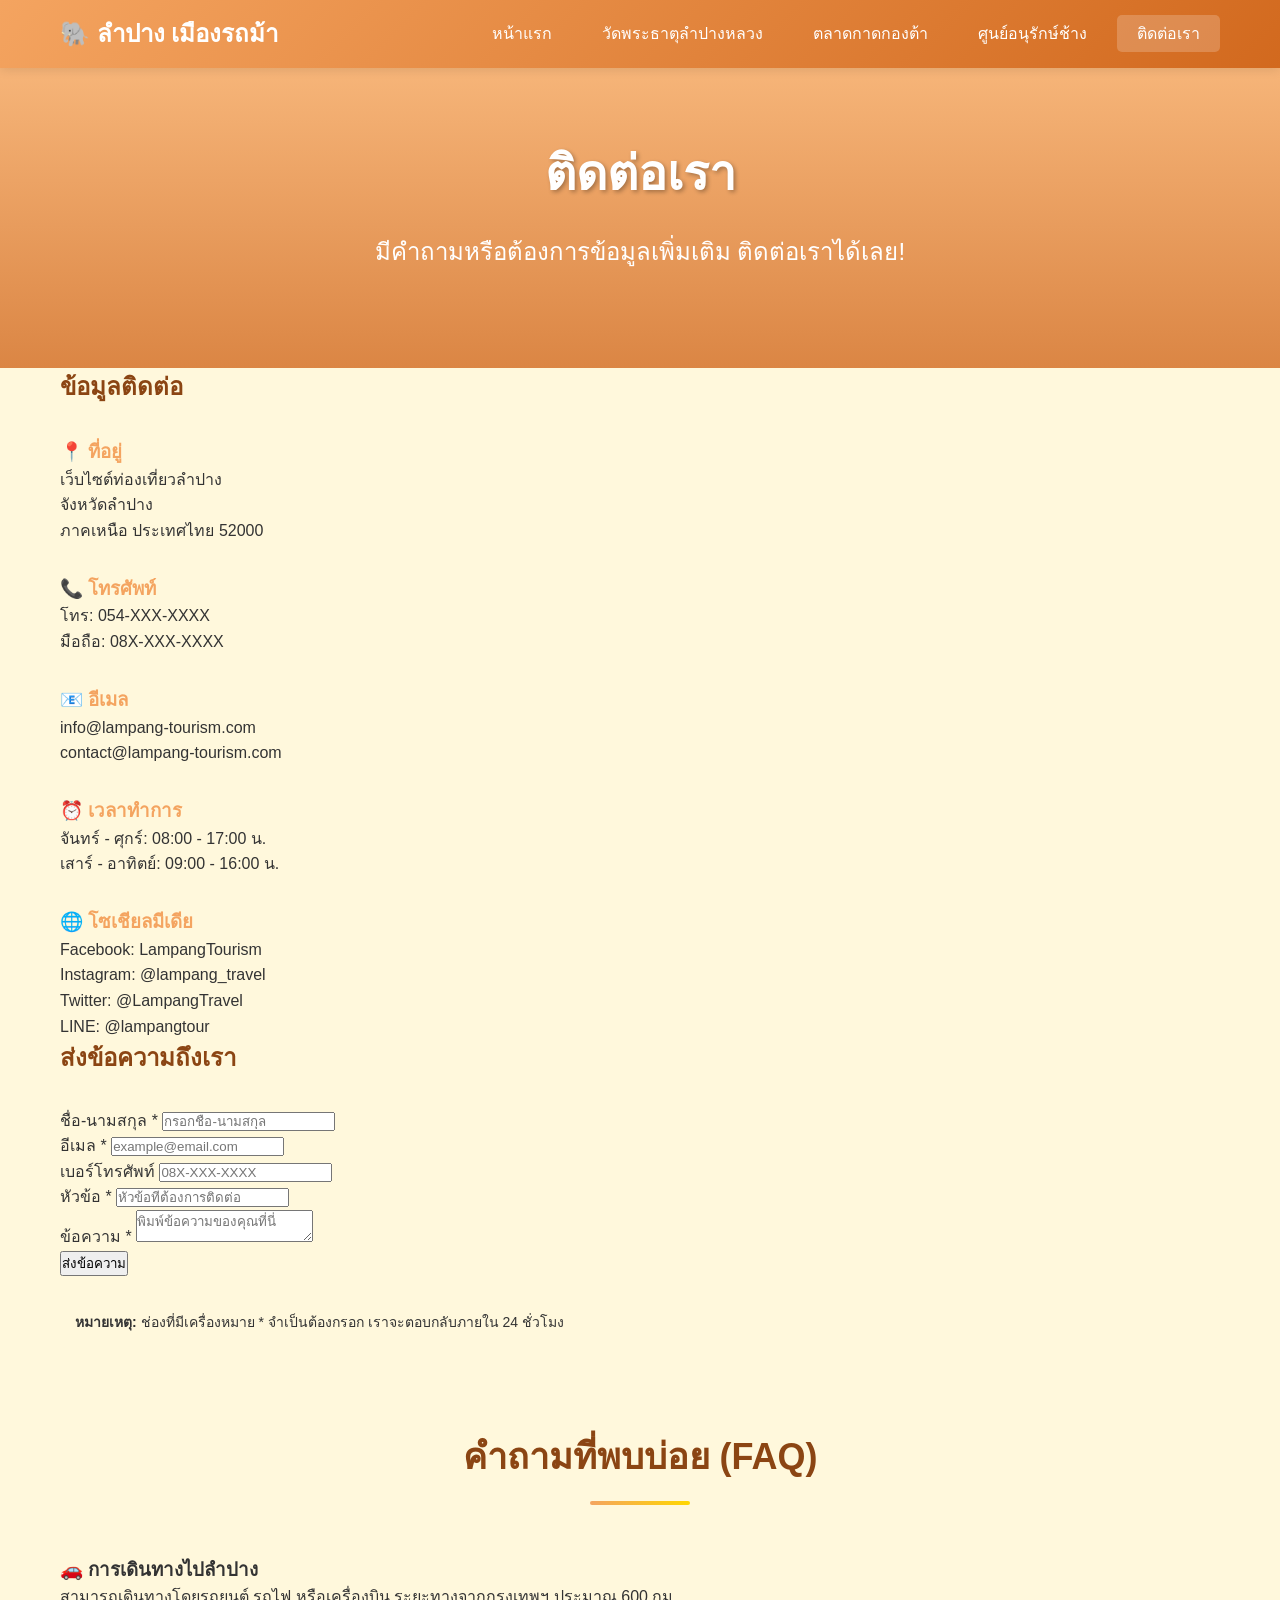
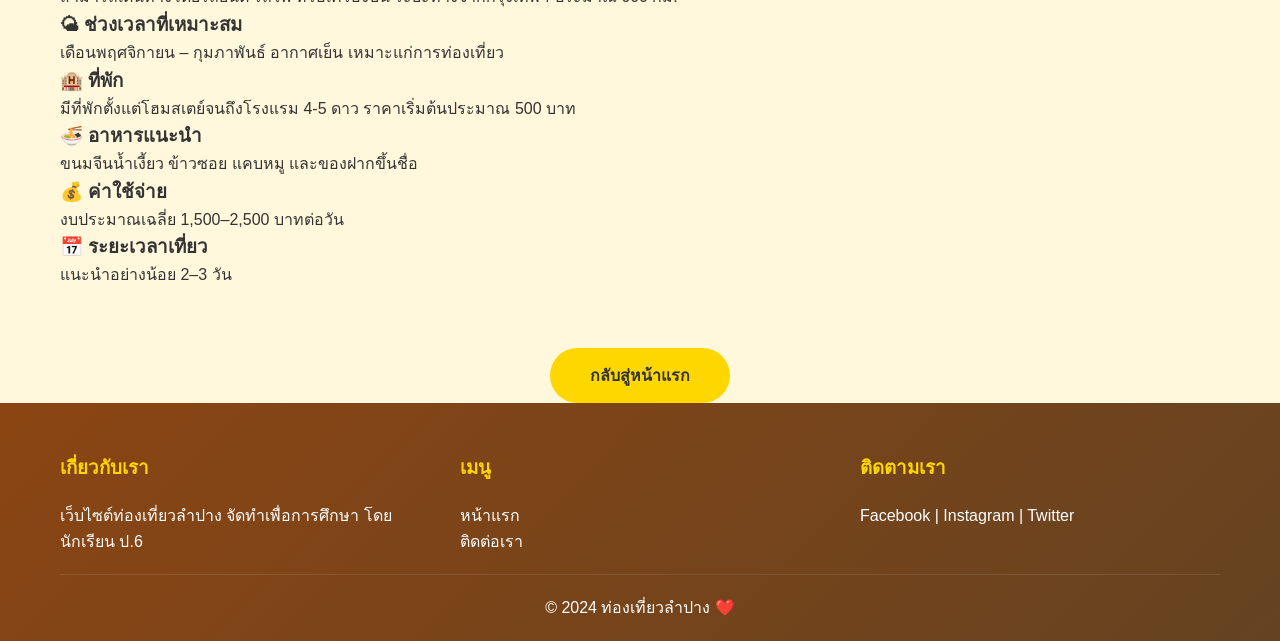
<file: contact.html>
<!DOCTYPE html>
<html lang="th">
<head>
  <meta charset="UTF-8">
  <meta name="viewport" content="width=device-width, initial-scale=1.0">
  <title>ติดต่อเรา - ท่องเที่ยวลำปาง</title>
  <link rel="stylesheet" href="styles.css">
</head>
<body>

<!-- Header และ Navigation -->
<header>
  <div class="container">
    <div class="logo">
      <h1>🐘 ลำปาง เมืองรถม้า</h1>
    </div>
    <nav>
      <ul>
        <li><a href="index.html">หน้าแรก</a></li>
        <li><a href="wat-phra-that.html">วัดพระธาตุลำปางหลวง</a></li>
        <li><a href="kad-kong-ta.html">ตลาดกาดกองต้า</a></li>
        <li><a href="elephant-center.html">ศูนย์อนุรักษ์ช้าง</a></li>
        <li><a href="contact.html" class="active">ติดต่อเรา</a></li>
      </ul>
    </nav>
  </div>
</header>

<!-- Hero Section -->
<section class="hero" style="height:300px;
background-image: linear-gradient(rgba(244,164,96,0.8), rgba(210,105,30,0.8)),
url('https://images.unsplash.com/photo-1423666639041-f56000c27a9a?w=1600&h=400&fit=crop');">
  <div class="hero-content">
    <h2>ติดต่อเรา</h2>
    <p>มีคำถามหรือต้องการข้อมูลเพิ่มเติม ติดต่อเราได้เลย!</p>
  </div>
</section>

<!-- Contact Section -->
<section class="contact-section">
  <div class="container">
    <div class="contact-container">

      <!-- ข้อมูลติดต่อ -->
      <div class="contact-info">
        <h2 style="color:#8B4513; margin-bottom:30px;">ข้อมูลติดต่อ</h2>

        <div style="margin-bottom:30px;">
          <h3 style="color:#F4A460;">📍 ที่อยู่</h3>
          <p>
            เว็บไซต์ท่องเที่ยวลำปาง<br>
            จังหวัดลำปาง<br>
            ภาคเหนือ ประเทศไทย 52000
          </p>
        </div>

        <div style="margin-bottom:30px;">
          <h3 style="color:#F4A460;">📞 โทรศัพท์</h3>
          <p>
            โทร: 054-XXX-XXXX<br>
            มือถือ: 08X-XXX-XXXX
          </p>
        </div>

        <div style="margin-bottom:30px;">
          <h3 style="color:#F4A460;">📧 อีเมล</h3>
          <p>
            info@lampang-tourism.com<br>
            contact@lampang-tourism.com
          </p>
        </div>

        <div style="margin-bottom:30px;">
          <h3 style="color:#F4A460;">⏰ เวลาทำการ</h3>
          <p>
            จันทร์ - ศุกร์: 08:00 - 17:00 น.<br>
            เสาร์ - อาทิตย์: 09:00 - 16:00 น.
          </p>
        </div>

        <div>
          <h3 style="color:#F4A460;">🌐 โซเชียลมีเดีย</h3>
          <p>
            Facebook: LampangTourism<br>
            Instagram: @lampang_travel<br>
            Twitter: @LampangTravel<br>
            LINE: @lampangtour
          </p>
        </div>
      </div>

      <!-- ฟอร์มติดต่อ -->
      <div class="contact-form">
        <h2 style="color:#8B4513; margin-bottom:30px;">ส่งข้อความถึงเรา</h2>
        <form>
          <div class="form-group">
            <label for="name">ชื่อ-นามสกุล *</label>
            <input type="text" id="name" name="name" required placeholder="กรอกชื่อ-นามสกุล">
          </div>

          <div class="form-group">
            <label for="email">อีเมล *</label>
            <input type="email" id="email" name="email" required placeholder="example@email.com">
          </div>

          <div class="form-group">
            <label for="phone">เบอร์โทรศัพท์</label>
            <input type="tel" id="phone" name="phone" placeholder="08X-XXX-XXXX">
          </div>

          <div class="form-group">
            <label for="subject">หัวข้อ *</label>
            <input type="text" id="subject" name="subject" required placeholder="หัวข้อที่ต้องการติดต่อ">
          </div>

          <div class="form-group">
            <label for="message">ข้อความ *</label>
            <textarea id="message" name="message" required placeholder="พิมพ์ข้อความของคุณที่นี่"></textarea>
          </div>

          <button type="submit" class="submit-btn">ส่งข้อความ</button>
        </form>

        <div style="margin-top:20px; padding:15px; background:#FFF8DC; border-radius:5px;">
          <p style="font-size:14px; margin:0;">
            <strong>หมายเหตุ:</strong> ช่องที่มีเครื่องหมาย * จำเป็นต้องกรอก
            เราจะตอบกลับภายใน 24 ชั่วโมง
          </p>
        </div>
      </div>

    </div>

    <!-- FAQ -->
    <div style="margin-top:80px;">
      <h2 class="section-title">คำถามที่พบบ่อย (FAQ)</h2>

      <div class="faq-grid">
        <div class="faq-box">
          <h3>🚗 การเดินทางไปลำปาง</h3>
          <p>สามารถเดินทางโดยรถยนต์ รถไฟ หรือเครื่องบิน ระยะทางจากกรุงเทพฯ ประมาณ 600 กม.</p>
        </div>

        <div class="faq-box">
          <h3>🌤 ช่วงเวลาที่เหมาะสม</h3>
          <p>เดือนพฤศจิกายน – กุมภาพันธ์ อากาศเย็น เหมาะแก่การท่องเที่ยว</p>
        </div>

        <div class="faq-box">
          <h3>🏨 ที่พัก</h3>
          <p>มีที่พักตั้งแต่โฮมสเตย์จนถึงโรงแรม 4-5 ดาว ราคาเริ่มต้นประมาณ 500 บาท</p>
        </div>

        <div class="faq-box">
          <h3>🍜 อาหารแนะนำ</h3>
          <p>ขนมจีนน้ำเงี้ยว ข้าวซอย แคบหมู และของฝากขึ้นชื่อ</p>
        </div>

        <div class="faq-box">
          <h3>💰 ค่าใช้จ่าย</h3>
          <p>งบประมาณเฉลี่ย 1,500–2,500 บาทต่อวัน</p>
        </div>

        <div class="faq-box">
          <h3>📅 ระยะเวลาเที่ยว</h3>
          <p>แนะนำอย่างน้อย 2–3 วัน</p>
        </div>
      </div>
    </div>

    <!-- ปุ่มกลับหน้าแรก -->
    <div style="margin-top:60px; text-align:center;">
      <a href="index.html" class="btn">กลับสู่หน้าแรก</a>
    </div>

  </div>
</section>

<!-- Footer -->
<footer>
  <div class="container">
    <div class="footer-content">
      <div class="footer-section">
        <h3>เกี่ยวกับเรา</h3>
        <p>เว็บไซต์ท่องเที่ยวลำปาง จัดทำเพื่อการศึกษา โดยนักเรียน ป.6</p>
      </div>
      <div class="footer-section">
        <h3>เมนู</h3>
        <ul>
          <li><a href="index.html">หน้าแรก</a></li>
          <li><a href="contact.html">ติดต่อเรา</a></li>
        </ul>
      </div>
      <div class="footer-section">
        <h3>ติดตามเรา</h3>
        <p>Facebook | Instagram | Twitter</p>
      </div>
    </div>
    <div class="footer-bottom">
      <p>&copy; 2024 ท่องเที่ยวลำปาง ❤️</p>
    </div>
  </div>
</footer>

</body>
</html>
</file>
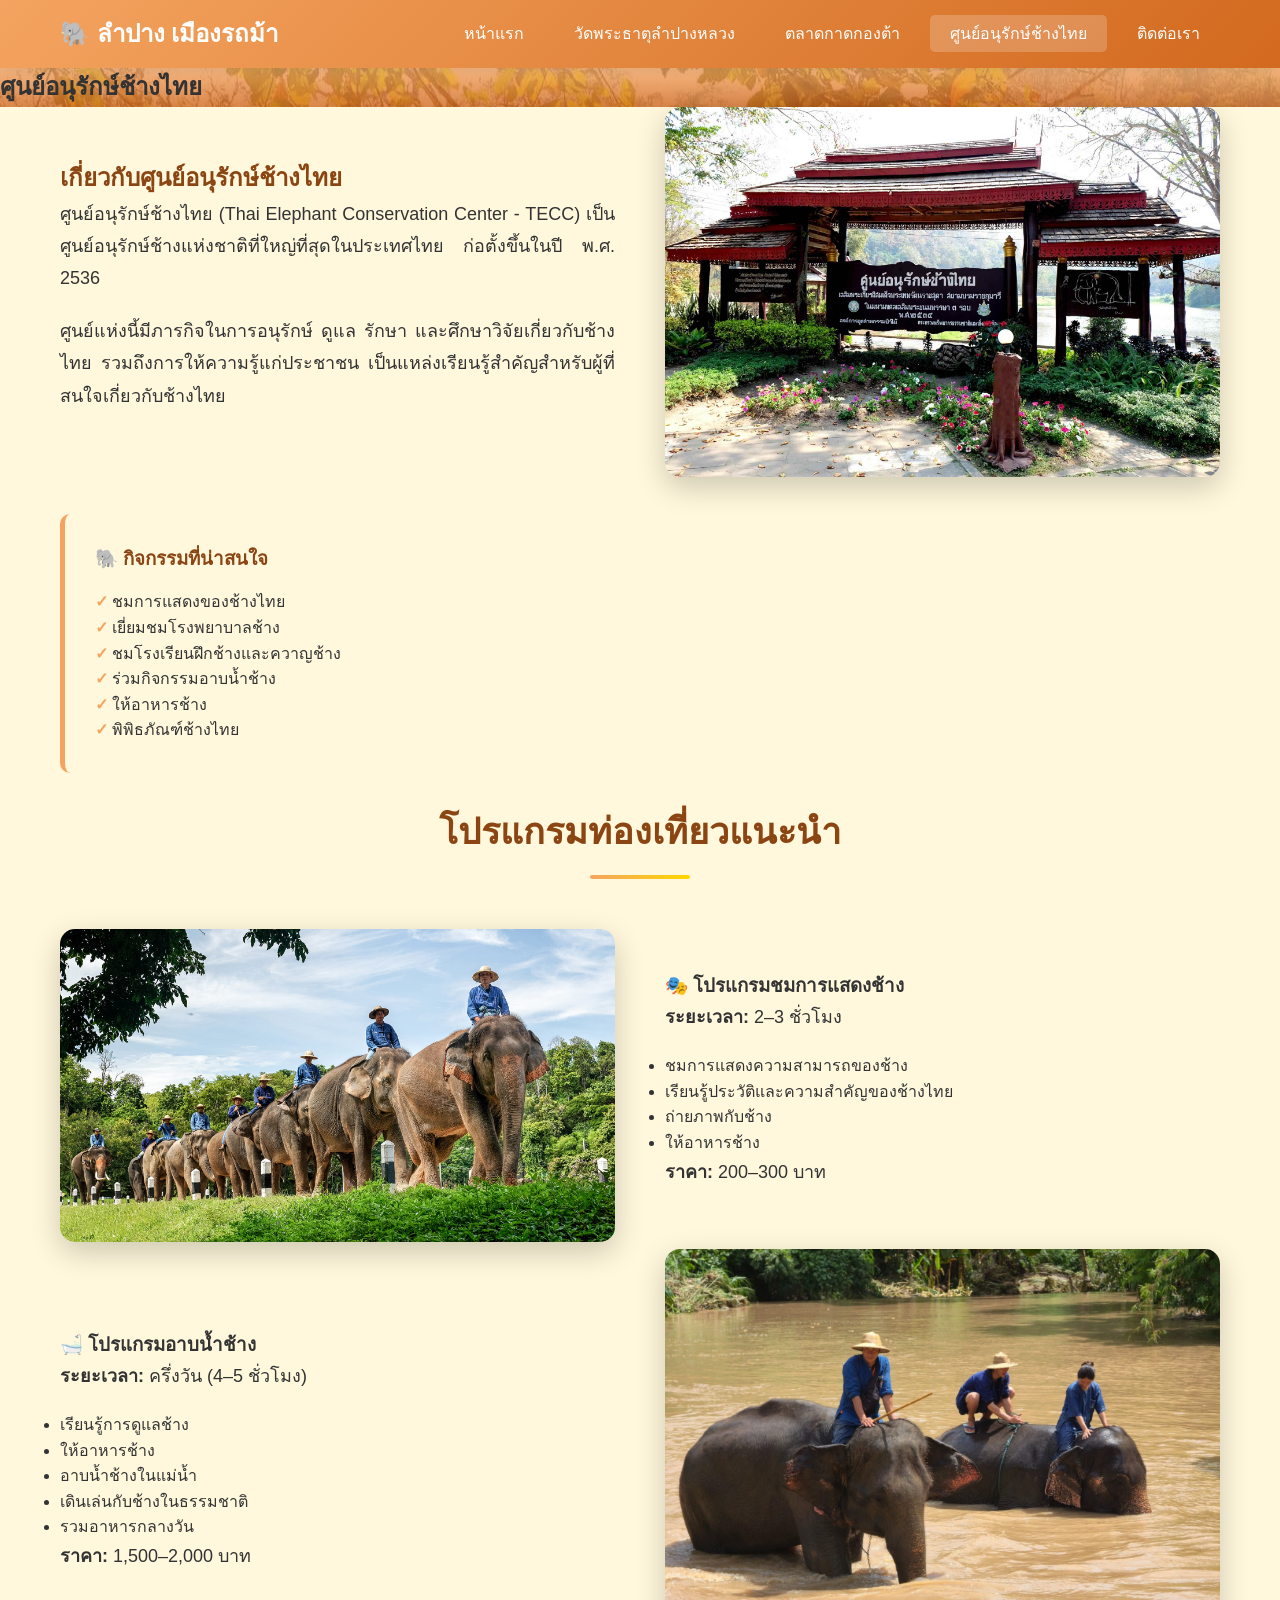
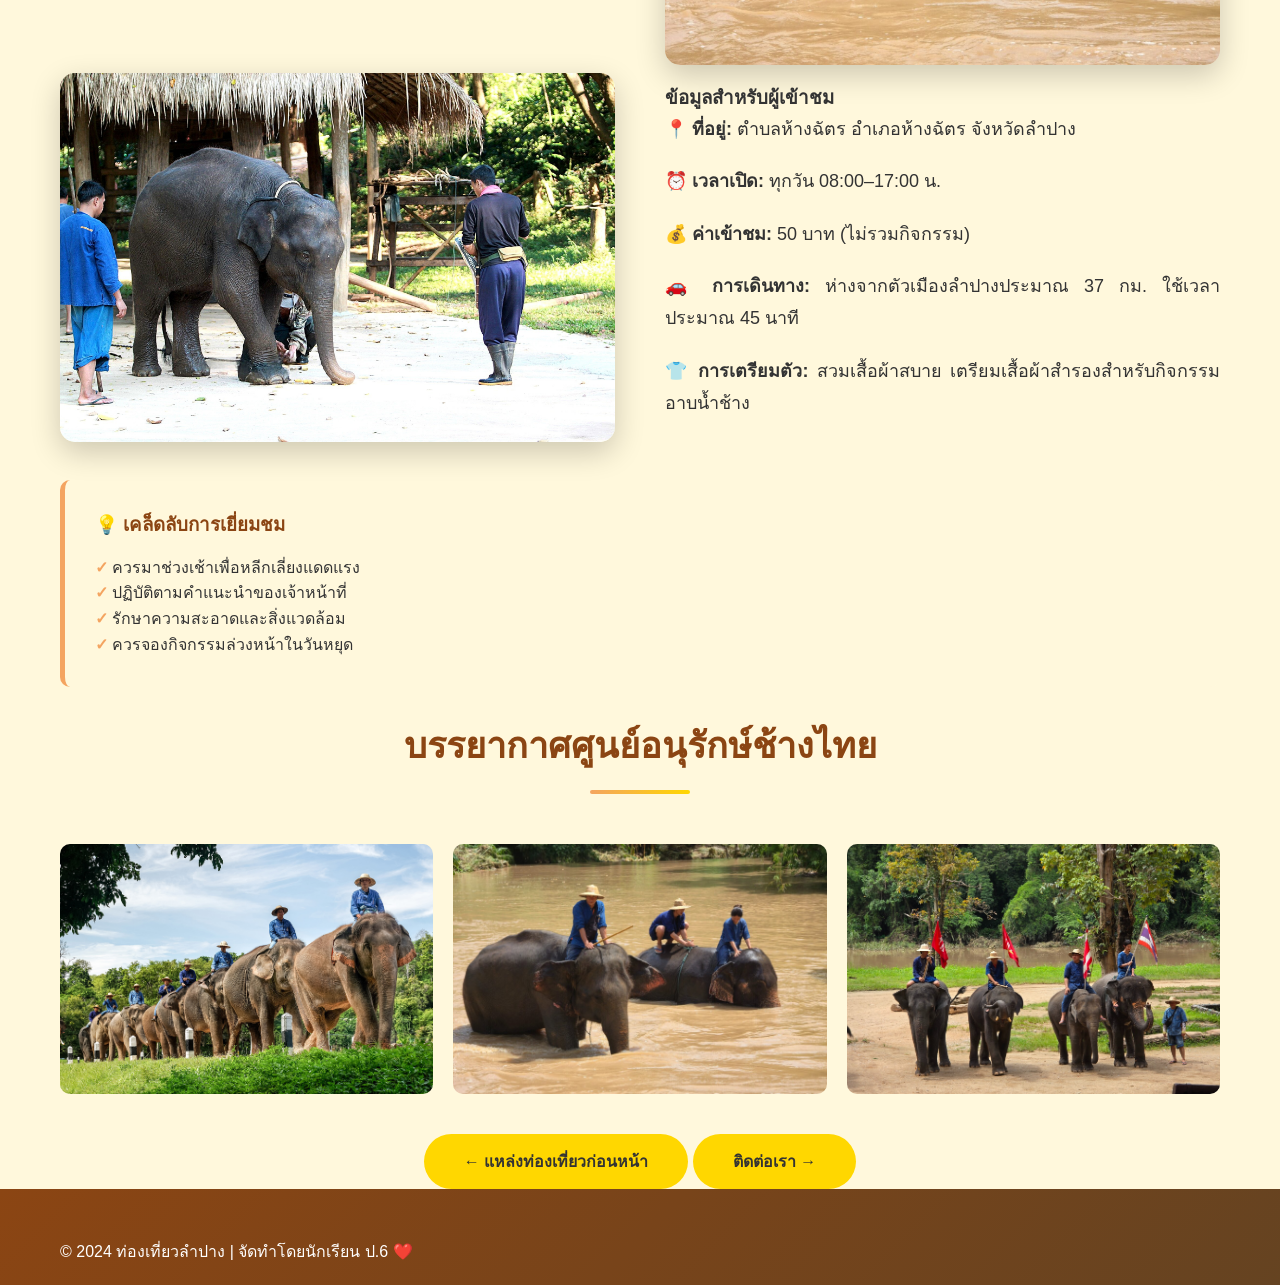
<file: elephant-center.html>
<!DOCTYPE html>
<html lang="th">
<head>
  <meta charset="UTF-8">
  <meta name="viewport" content="width=device-width, initial-scale=1.0">
  <title>ศูนย์อนุรักษ์ช้างไทย - ท่องเที่ยวลำปาง</title>
  <link rel="stylesheet" href="styles.css">
</head>
<body>

<!-- Header และ Navigation -->
<header>
  <div class="container">
    <div class="logo">
      <h1>🐘 ลำปาง เมืองรถม้า</h1>
    </div>
    <nav>
      <ul>
        <li><a href="index.html">หน้าแรก</a></li>
        <li><a href="wat-phra-that.html">วัดพระธาตุลำปางหลวง</a></li>
        <li><a href="kad-kong-ta.html">ตลาดกาดกองต้า</a></li>
        <li><a href="elephant-center.html" class="active">ศูนย์อนุรักษ์ช้างไทย</a></li>
        <li><a href="contact.html">ติดต่อเรา</a></li>
      </ul>
    </nav>
  </div>
</header>

<!-- Detail Hero Section -->
<section class="detail-hero" style="background-image: linear-gradient(rgba(244,164,96,0.8), rgba(210,105,30,0.8)), url('images/changthai0.jpeg');">
  <h2>ศูนย์อนุรักษ์ช้างไทย</h2>
</section>

<!-- Detail Content -->
<section class="detail-content">
  <div class="container">

    <div class="content-wrapper">
      <div class="content-text">
        <h2 style="color:#8B4513;">เกี่ยวกับศูนย์อนุรักษ์ช้างไทย</h2>
        <p>
          ศูนย์อนุรักษ์ช้างไทย (Thai Elephant Conservation Center - TECC)
          เป็นศูนย์อนุรักษ์ช้างแห่งชาติที่ใหญ่ที่สุดในประเทศไทย
          ก่อตั้งขึ้นในปี พ.ศ. 2536
        </p>
        <p>
          ศูนย์แห่งนี้มีภารกิจในการอนุรักษ์ ดูแล รักษา และศึกษาวิจัยเกี่ยวกับช้างไทย
          รวมถึงการให้ความรู้แก่ประชาชน เป็นแหล่งเรียนรู้สำคัญสำหรับผู้ที่สนใจเกี่ยวกับช้างไทย
        </p>
      </div>
      <div class="content-image">
        <img src="images/changthai01.jpeg" alt="ศูนย์อนุรักษ์ช้างไทย">
      </div>
    </div>

    <!-- กิจกรรมที่น่าสนใจ -->
    <div class="info-box">
      <h3>🐘 กิจกรรมที่น่าสนใจ</h3>
      <ul>
        <li>ชมการแสดงของช้างไทย</li>
        <li>เยี่ยมชมโรงพยาบาลช้าง</li>
        <li>ชมโรงเรียนฝึกช้างและควาญช้าง</li>
        <li>ร่วมกิจกรรมอาบน้ำช้าง</li>
        <li>ให้อาหารช้าง</li>
        <li>พิพิธภัณฑ์ช้างไทย</li>
      </ul>
    </div>

    <!-- โปรแกรมท่องเที่ยว -->
    <h2 class="section-title">โปรแกรมท่องเที่ยวแนะนำ</h2>

    <div class="content-wrapper">
      <div class="content-image">
        <img src="images/changthai1.jpg" alt="การแสดงช้าง">
      </div>
      <div class="content-text">
        <h3>🎭 โปรแกรมชมการแสดงช้าง</h3>
        <p><strong>ระยะเวลา:</strong> 2–3 ชั่วโมง</p>
        <ul>
          <li>ชมการแสดงความสามารถของช้าง</li>
          <li>เรียนรู้ประวัติและความสำคัญของช้างไทย</li>
          <li>ถ่ายภาพกับช้าง</li>
          <li>ให้อาหารช้าง</li>
        </ul>
        <p><strong>ราคา:</strong> 200–300 บาท</p>
      </div>
    </div>

    <div class="content-wrapper">
      <div class="content-text">
        <h3>🛁 โปรแกรมอาบน้ำช้าง</h3>
        <p><strong>ระยะเวลา:</strong> ครึ่งวัน (4–5 ชั่วโมง)</p>
        <ul>
          <li>เรียนรู้การดูแลช้าง</li>
          <li>ให้อาหารช้าง</li>
          <li>อาบน้ำช้างในแม่น้ำ</li>
          <li>เดินเล่นกับช้างในธรรมชาติ</li>
          <li>รวมอาหารกลางวัน</li>
        </ul>
        <p><strong>ราคา:</strong> 1,500–2,000 บาท</p>
      </div>
      <div class="content-image">
        <img src="images/changthai2.jpg" alt="อาบน้ำช้าง">
      </div>
    </div>

    <!-- ข้อมูลผู้เข้าชม -->
    <div class="content-wrapper">
      <div class="content-image">
        <img src="images/changthai6.jpg" alt="ลูกช้าง">
      </div>
      <div class="content-text">
        <h3>ข้อมูลสำหรับผู้เข้าชม</h3>
        <p><strong>📍 ที่อยู่:</strong> ตำบลห้างฉัตร อำเภอห้างฉัตร จังหวัดลำปาง</p>
        <p><strong>⏰ เวลาเปิด:</strong> ทุกวัน 08:00–17:00 น.</p>
        <p><strong>💰 ค่าเข้าชม:</strong> 50 บาท (ไม่รวมกิจกรรม)</p>
        <p><strong>🚗 การเดินทาง:</strong> ห่างจากตัวเมืองลำปางประมาณ 37 กม. ใช้เวลาประมาณ 45 นาที</p>
        <p><strong>👕 การเตรียมตัว:</strong> สวมเสื้อผ้าสบาย เตรียมเสื้อผ้าสำรองสำหรับกิจกรรมอาบน้ำช้าง</p>
      </div>
    </div>

    <!-- เคล็ดลับ -->
    <div class="info-box">
      <h3>💡 เคล็ดลับการเยี่ยมชม</h3>
      <ul>
        <li>ควรมาช่วงเช้าเพื่อหลีกเลี่ยงแดดแรง</li>
        <li>ปฏิบัติตามคำแนะนำของเจ้าหน้าที่</li>
        <li>รักษาความสะอาดและสิ่งแวดล้อม</li>
        <li>ควรจองกิจกรรมล่วงหน้าในวันหยุด</li>
      </ul>
    </div>

    <!-- แกลเลอรี -->
    <h2 class="section-title">บรรยากาศศูนย์อนุรักษ์ช้างไทย</h2>
    <div class="gallery">
      <img src="images/changthai1.jpg" alt="ช้าง 1">
      <img src="images/changthai2.jpg" alt="ช้าง 2">
      <img src="images/changthai3.jpg" alt="ช้าง 3">
    </div>

    <!-- ปุ่มนำทาง -->
    <div style="text-align:center; margin-top:40px;">
      <a href="kad-kong-ta.html" class="btn">← แหล่งท่องเที่ยวก่อนหน้า</a>
      <a href="contact.html" class="btn">ติดต่อเรา →</a>
    </div>

  </div>
</section>

<!-- Footer -->
<footer>
  <div class="container">
    <p>&copy; 2024 ท่องเที่ยวลำปาง | จัดทำโดยนักเรียน ป.6 ❤️</p>
  </div>
</footer>

</body>
</html>
</file>
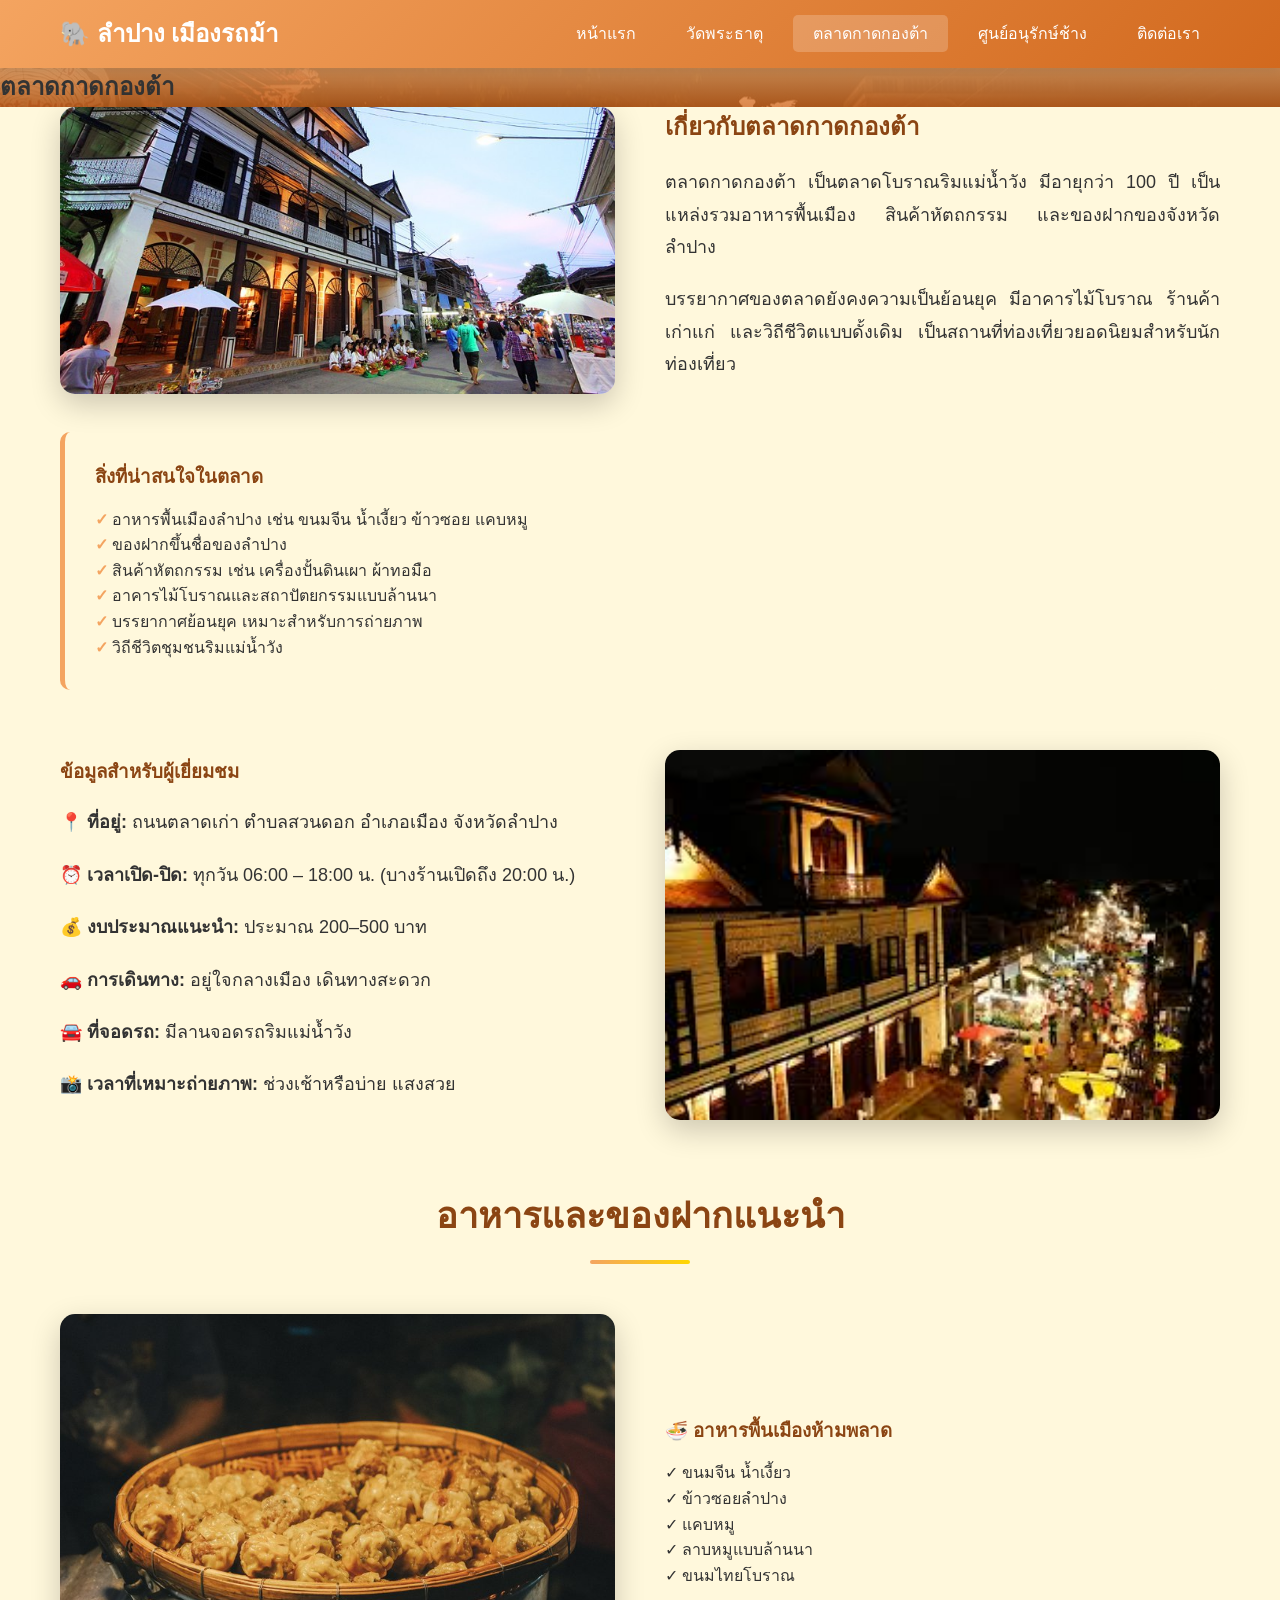
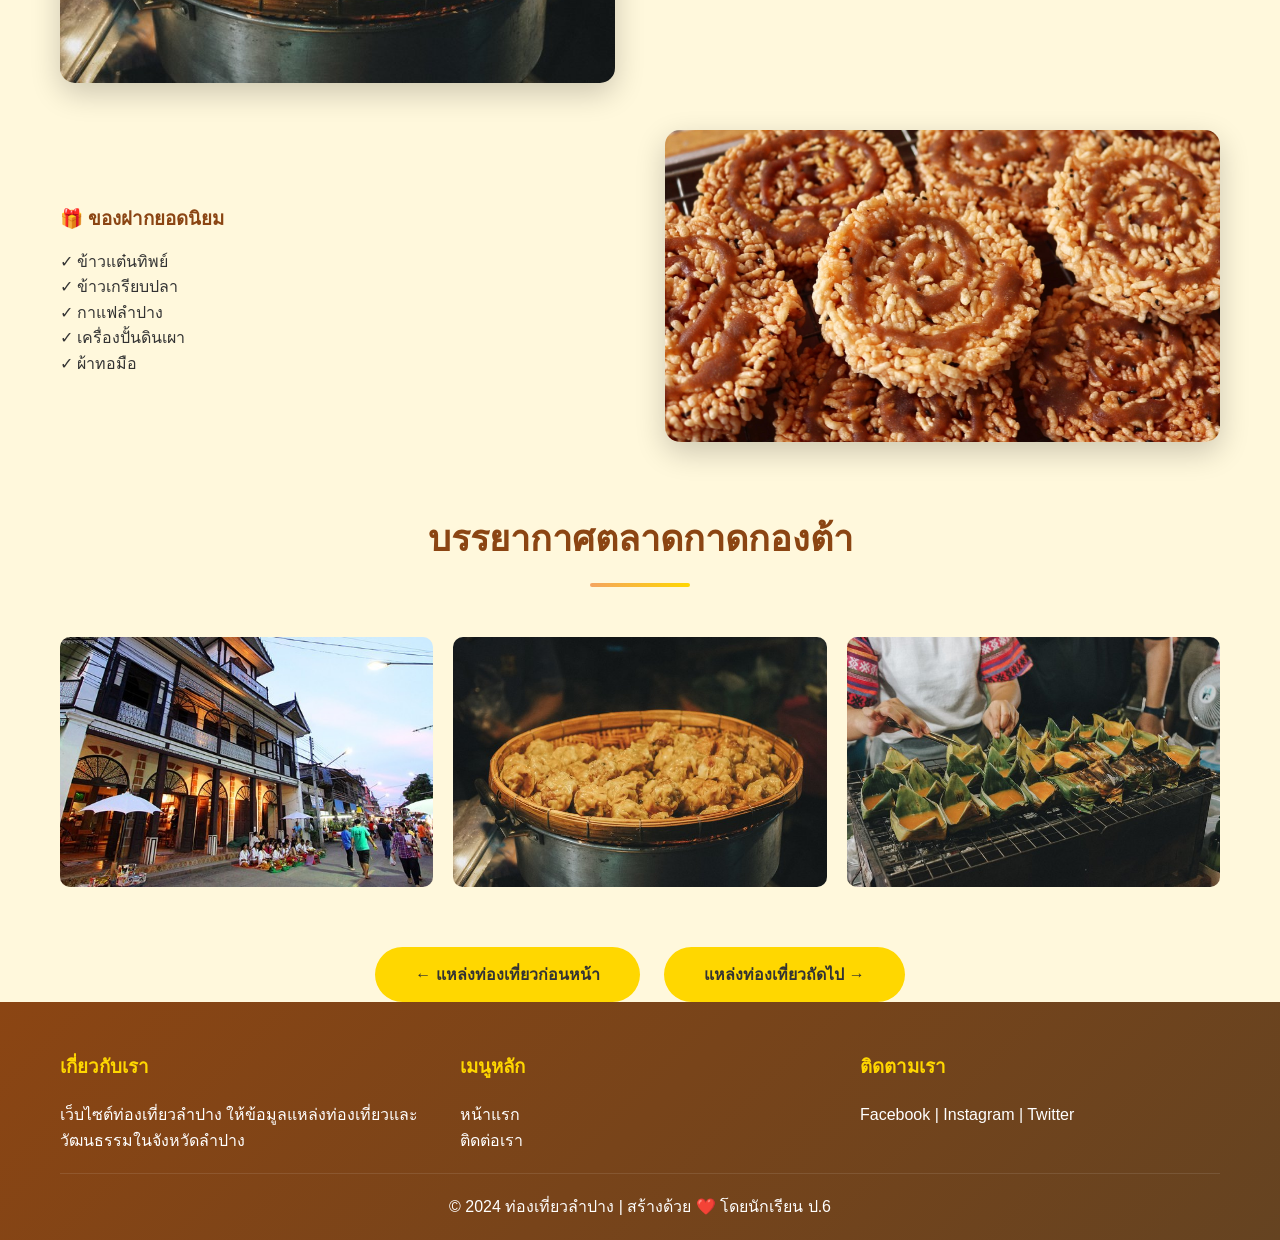
<file: kad-kong-ta.html>
<!DOCTYPE html>
<html lang="th">
<head>
  <meta charset="UTF-8">
  <meta name="viewport" content="width=device-width, initial-scale=1.0">
  <title>ตลาดกาดกองต้า - ท่องเที่ยวลำปาง</title>
  <link rel="stylesheet" href="styles.css">
</head>
<body>

<!-- Header และ Navigation -->
<header>
  <div class="container">
    <div class="logo">
      <h1>🐘 ลำปาง เมืองรถม้า</h1>
    </div>
    <nav>
      <ul>
        <li><a href="index.html">หน้าแรก</a></li>
        <li><a href="wat-phra-that.html">วัดพระธาตุ</a></li>
        <li><a href="kad-kong-ta.html" class="active">ตลาดกาดกองต้า</a></li>
        <li><a href="elephant-center.html">ศูนย์อนุรักษ์ช้าง</a></li>
        <li><a href="contact.html">ติดต่อเรา</a></li>
      </ul>
    </nav>
  </div>
</header>

<!-- Detail Hero Section -->
<section class="detail-hero" style="background-image: linear-gradient(rgba(244,164,96,0.8), rgba(210,105,30,0.8)), url('images/coverkongtamarket.jpg');">
  <h2>ตลาดกาดกองต้า</h2>
</section>

<!-- Detail Content -->
<section class="detail-content">
  <div class="container">

    <div class="content-wrapper">
      <div class="content-image">
        <img src="images/kongtamarket1.jpg" alt="ตลาดกาดกองต้า">
      </div>
      <div class="content-text">
        <h2 style="color:#8B4513; margin-bottom:20px;">เกี่ยวกับตลาดกาดกองต้า</h2>
        <p>
          ตลาดกาดกองต้า เป็นตลาดโบราณริมแม่น้ำวัง
          มีอายุกว่า 100 ปี เป็นแหล่งรวมอาหารพื้นเมือง
          สินค้าหัตถกรรม และของฝากของจังหวัดลำปาง
        </p>
        <p>
          บรรยากาศของตลาดยังคงความเป็นย้อนยุค
          มีอาคารไม้โบราณ ร้านค้าเก่าแก่
          และวิถีชีวิตแบบดั้งเดิม
          เป็นสถานที่ท่องเที่ยวยอดนิยมสำหรับนักท่องเที่ยว
        </p>
      </div>
    </div>

    <!-- ไฮไลท์ของสถานที่ -->
    <div class="info-box">
      <h3>สิ่งที่น่าสนใจในตลาด</h3>
      <ul>
        <li>อาหารพื้นเมืองลำปาง เช่น ขนมจีน น้ำเงี้ยว ข้าวซอย แคบหมู</li>
        <li>ของฝากขึ้นชื่อของลำปาง</li>
        <li>สินค้าหัตถกรรม เช่น เครื่องปั้นดินเผา ผ้าทอมือ</li>
        <li>อาคารไม้โบราณและสถาปัตยกรรมแบบล้านนา</li>
        <li>บรรยากาศย้อนยุค เหมาะสำหรับการถ่ายภาพ</li>
        <li>วิถีชีวิตชุมชนริมแม่น้ำวัง</li>
      </ul>
    </div>

    <!-- ข้อมูลสำหรับผู้เยี่ยมชม -->
    <div class="content-wrapper" style="margin-top:60px;">
      <div class="content-text">
        <h3 style="color:#8B4513; margin-bottom:20px;">ข้อมูลสำหรับผู้เยี่ยมชม</h3>
        <p><strong>📍 ที่อยู่:</strong> ถนนตลาดเก่า ตำบลสวนดอก อำเภอเมือง จังหวัดลำปาง</p>
        <p><strong>⏰ เวลาเปิด-ปิด:</strong> ทุกวัน 06:00 – 18:00 น. (บางร้านเปิดถึง 20:00 น.)</p>
        <p><strong>💰 งบประมาณแนะนำ:</strong> ประมาณ 200–500 บาท</p>
        <p><strong>🚗 การเดินทาง:</strong> อยู่ใจกลางเมือง เดินทางสะดวก</p>
        <p><strong>🚘 ที่จอดรถ:</strong> มีลานจอดรถริมแม่น้ำวัง</p>
        <p><strong>📸 เวลาที่เหมาะถ่ายภาพ:</strong> ช่วงเช้าหรือบ่าย แสงสวย</p>
      </div>
      <div class="content-image">
        <img src="images/kongtamarket3.jpg" alt="บรรยากาศตลาด">
      </div>
    </div>

    <!-- เมนูแนะนำ -->
    <div style="margin-top:60px;">
      <h2 class="section-title">อาหารและของฝากแนะนำ</h2>

      <div class="content-wrapper" style="margin-bottom:40px;">
        <div class="content-image">
          <img src="images/kongtamarket6.jpg" alt="อาหารพื้นเมือง">
        </div>
        <div class="content-text">
          <h3 style="color:#8B4513; margin-bottom:15px;">🍜 อาหารพื้นเมืองห้ามพลาด</h3>
          <ul style="list-style:none; padding-left:0;">
            <li>✓ ขนมจีน น้ำเงี้ยว</li>
            <li>✓ ข้าวซอยลำปาง</li>
            <li>✓ แคบหมู</li>
            <li>✓ ลาบหมูแบบล้านนา</li>
            <li>✓ ขนมไทยโบราณ</li>
          </ul>
        </div>
      </div>

      <div class="content-wrapper">
        <div class="content-text">
          <h3 style="color:#8B4513; margin-bottom:15px;">🎁 ของฝากยอดนิยม</h3>
          <ul style="list-style:none; padding-left:0;">
            <li>✓ ข้าวแต๋นทิพย์</li>
            <li>✓ ข้าวเกรียบปลา</li>
            <li>✓ กาแฟลำปาง</li>
            <li>✓ เครื่องปั้นดินเผา</li>
            <li>✓ ผ้าทอมือ</li>
          </ul>
        </div>
        <div class="content-image">
          <img src="images/kong0.jpg" alt="ของฝาก">
        </div>
      </div>
    </div>

    <!-- แกลเลอรี่ -->
    <div style="margin-top:60px;">
      <h2 class="section-title">บรรยากาศตลาดกาดกองต้า</h2>
      <div class="gallery">
        <img src="images/kongtamarket1.jpg" alt="ตลาด">
        <img src="images/kongtamarket6.jpg" alt="อาหาร">
        <img src="images/kongtamarket7.jpg" alt="บรรยากาศ">
      </div>
    </div>

    <!-- ปุ่มนำทาง -->
    <div style="margin-top:60px; text-align:center;">
      <a href="wat-phra-that.html" class="btn" style="margin-right:20px;">← แหล่งท่องเที่ยวก่อนหน้า</a>
      <a href="elephant-center.html" class="btn">แหล่งท่องเที่ยวถัดไป →</a>
    </div>

  </div>
</section>

<!-- Footer -->
<footer>
  <div class="container">
    <div class="footer-content">
      <div class="footer-section">
        <h3>เกี่ยวกับเรา</h3>
        <p>เว็บไซต์ท่องเที่ยวลำปาง ให้ข้อมูลแหล่งท่องเที่ยวและวัฒนธรรมในจังหวัดลำปาง</p>
      </div>
      <div class="footer-section">
        <h3>เมนูหลัก</h3>
        <ul>
          <li><a href="index.html">หน้าแรก</a></li>
          <li><a href="contact.html">ติดต่อเรา</a></li>
        </ul>
      </div>
      <div class="footer-section">
        <h3>ติดตามเรา</h3>
        <p>Facebook | Instagram | Twitter</p>
      </div>
    </div>
    <div class="footer-bottom">
      <p>&copy; 2024 ท่องเที่ยวลำปาง | สร้างด้วย ❤️ โดยนักเรียน ป.6</p>
    </div>
  </div>
</footer>

</body>
</html>
</file>
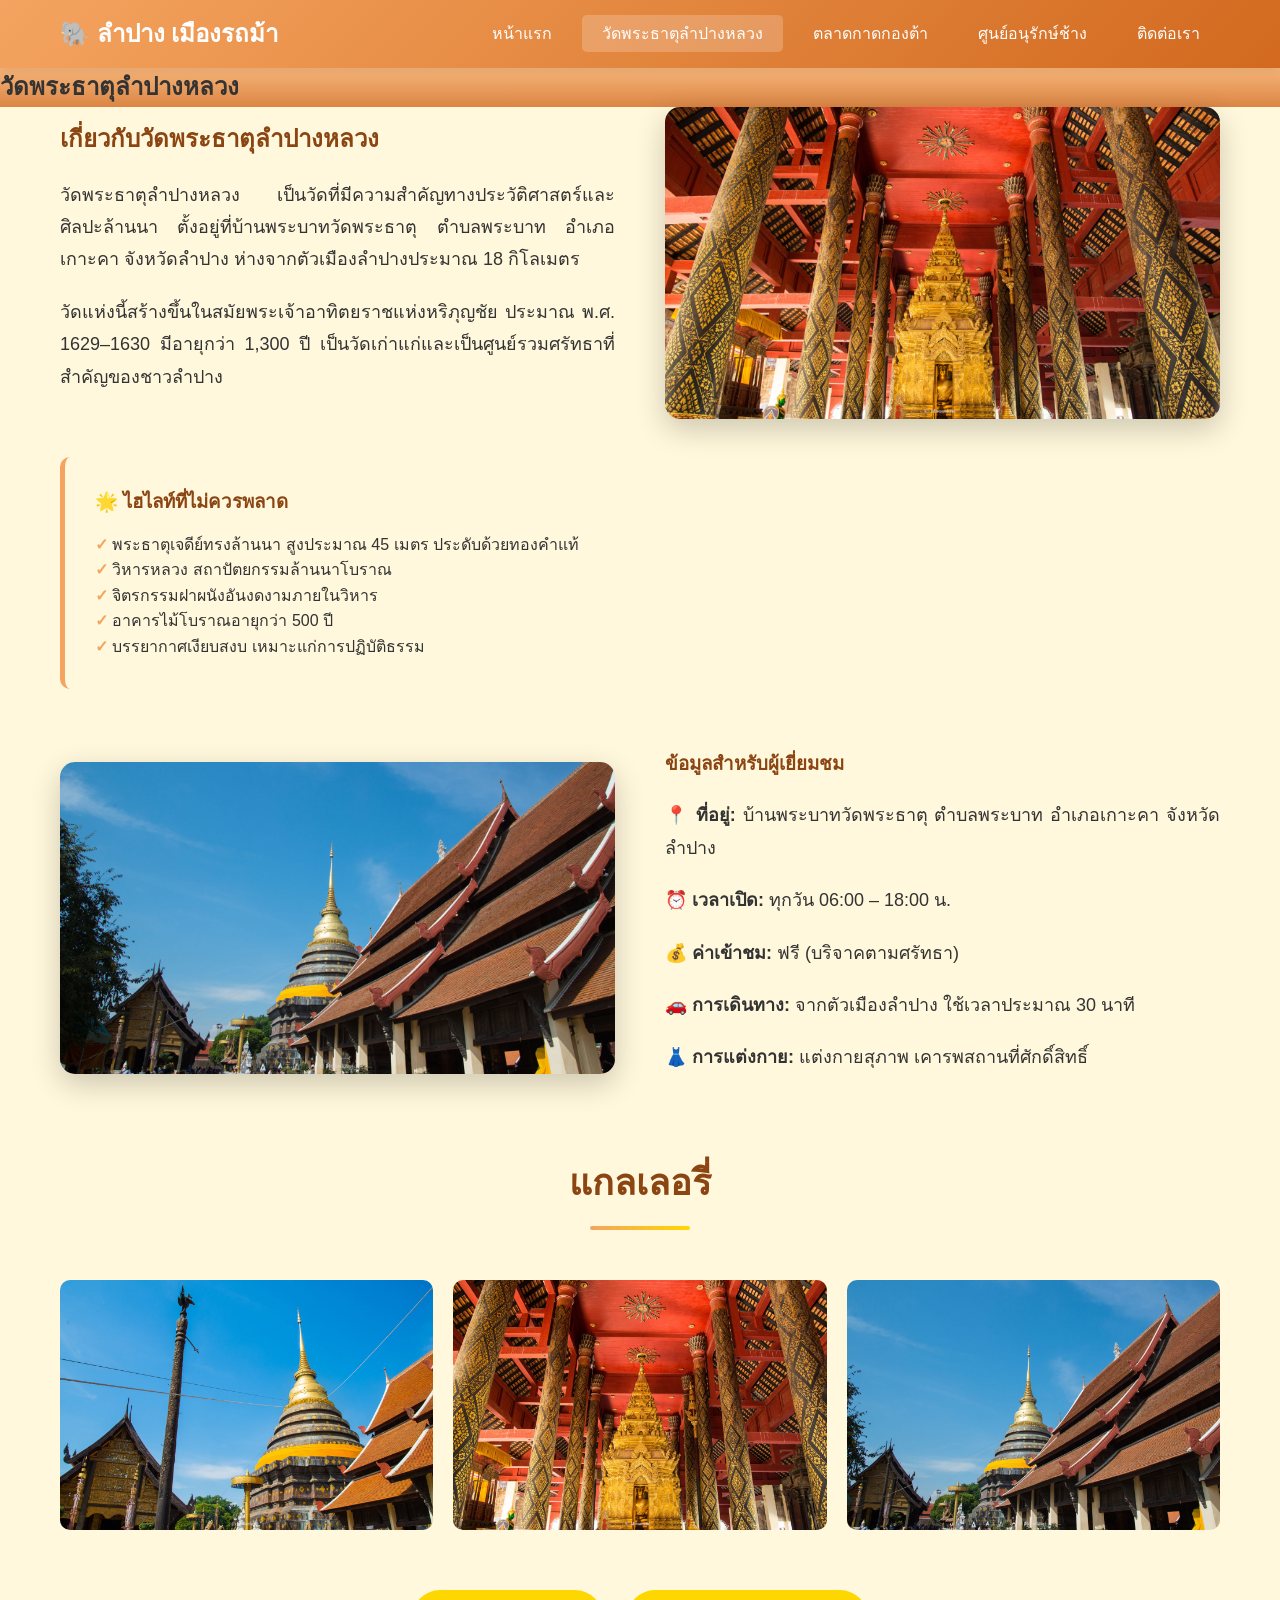
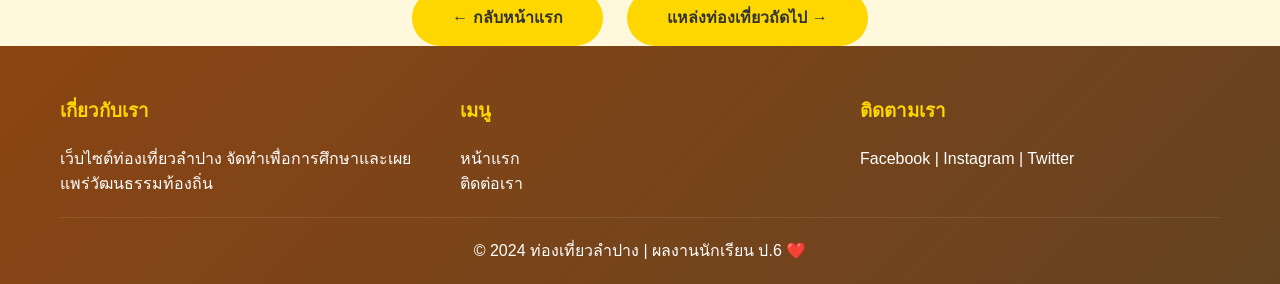
<file: wat-phra-that.html>
<!DOCTYPE html>
<html lang="th">
<head>
  <meta charset="UTF-8">
  <meta name="viewport" content="width=device-width, initial-scale=1.0">
  <title>วัดพระธาตุลำปางหลวง - ท่องเที่ยวลำปาง</title>
  <link rel="stylesheet" href="styles.css">
</head>
<body>

<!-- Header และ Navigation -->
<header>
  <div class="container">
    <div class="logo">
      <h1>🐘 ลำปาง เมืองรถม้า</h1>
    </div>
    <nav>
      <ul>
        <li><a href="index.html">หน้าแรก</a></li>
        <li><a href="wat-phra-that.html" class="active">วัดพระธาตุลำปางหลวง</a></li>
        <li><a href="kad-kong-ta.html">ตลาดกาดกองต้า</a></li>
        <li><a href="elephant-center.html">ศูนย์อนุรักษ์ช้าง</a></li>
        <li><a href="contact.html">ติดต่อเรา</a></li>
      </ul>
    </nav>
  </div>
</header>

<!-- Detail Hero Section -->
<section class="detail-hero"
  style="background-image: linear-gradient(rgba(244,164,96,0.8), rgba(210,105,30,0.8)),
  url('https://images.unsplash.com/photo-1551882547-ff40c63fe5fa?w=1600&h=400&fit=crop');">
  <h2>วัดพระธาตุลำปางหลวง</h2>
</section>

<!-- Detail Content -->
<section class="detail-content">
  <div class="container">

    <!-- เนื้อหาหลัก -->
    <div class="content-wrapper">
      <div class="content-text">
        <h2 style="color:#8B4513; margin-bottom:20px;">เกี่ยวกับวัดพระธาตุลำปางหลวง</h2>
        <p>
          วัดพระธาตุลำปางหลวง เป็นวัดที่มีความสำคัญทางประวัติศาสตร์และศิลปะล้านนา
          ตั้งอยู่ที่บ้านพระบาทวัดพระธาตุ ตำบลพระบาท อำเภอเกาะคา จังหวัดลำปาง
          ห่างจากตัวเมืองลำปางประมาณ 18 กิโลเมตร
        </p>
        <p>
          วัดแห่งนี้สร้างขึ้นในสมัยพระเจ้าอาทิตยราชแห่งหริภุญชัย
          ประมาณ พ.ศ. 1629–1630 มีอายุกว่า 1,300 ปี
          เป็นวัดเก่าแก่และเป็นศูนย์รวมศรัทธาที่สำคัญของชาวลำปาง
        </p>
      </div>
      <div class="content-image">
        <img src="images/Watphrathatlampangluang2.jpg" alt="วัดพระธาตุลำปางหลวง">
      </div>
    </div>

    <!-- ไฮไลท์ -->
    <div class="info-box">
      <h3>🌟 ไฮไลท์ที่ไม่ควรพลาด</h3>
      <ul>
        <li>พระธาตุเจดีย์ทรงล้านนา สูงประมาณ 45 เมตร ประดับด้วยทองคำแท้</li>
        <li>วิหารหลวง สถาปัตยกรรมล้านนาโบราณ</li>
        <li>จิตรกรรมฝาผนังอันงดงามภายในวิหาร</li>
        <li>อาคารไม้โบราณอายุกว่า 500 ปี</li>
        <li>บรรยากาศเงียบสงบ เหมาะแก่การปฏิบัติธรรม</li>
      </ul>
    </div>

    <!-- ข้อมูลผู้เยี่ยมชม -->
    <div class="content-wrapper" style="margin-top:60px;">
      <div class="content-image">
        <img src="images/Watphrathatlampangluang3.jpg" alt="พระธาตุลำปางหลวง">
      </div>
      <div class="content-text">
        <h3 style="color:#8B4513; margin-bottom:20px;">ข้อมูลสำหรับผู้เยี่ยมชม</h3>
        <p><strong>📍 ที่อยู่:</strong> บ้านพระบาทวัดพระธาตุ ตำบลพระบาท อำเภอเกาะคา จังหวัดลำปาง</p>
        <p><strong>⏰ เวลาเปิด:</strong> ทุกวัน 06:00 – 18:00 น.</p>
        <p><strong>💰 ค่าเข้าชม:</strong> ฟรี (บริจาคตามศรัทธา)</p>
        <p><strong>🚗 การเดินทาง:</strong> จากตัวเมืองลำปาง ใช้เวลาประมาณ 30 นาที</p>
        <p><strong>👗 การแต่งกาย:</strong> แต่งกายสุภาพ เคารพสถานที่ศักดิ์สิทธิ์</p>
      </div>
    </div>

    <!-- แกลเลอรี่ -->
    <div style="margin-top:60px;">
      <h2 class="section-title">แกลเลอรี่</h2>
      <div class="gallery">
        <img src="images/Watphrathatlampangluang.jpg" alt="วัดพระธาตุ 1">
        <img src="images/Watphrathatlampangluang2.jpg" alt="วัดพระธาตุ 2">
        <img src="images/Watphrathatlampangluang3.jpg" alt="วัดพระธาตุ 3">
      </div>
    </div>

    <!-- ปุ่มนำทาง -->
    <div style="margin-top:60px; text-align:center;">
      <a href="index.html" class="btn" style="margin-right:20px;">← กลับหน้าแรก</a>
      <a href="kad-kong-ta.html" class="btn">แหล่งท่องเที่ยวถัดไป →</a>
    </div>

  </div>
</section>

<!-- Footer -->
<footer>
  <div class="container">
    <div class="footer-content">
      <div class="footer-section">
        <h3>เกี่ยวกับเรา</h3>
        <p>เว็บไซต์ท่องเที่ยวลำปาง จัดทำเพื่อการศึกษาและเผยแพร่วัฒนธรรมท้องถิ่น</p>
      </div>
      <div class="footer-section">
        <h3>เมนู</h3>
        <ul>
          <li><a href="index.html">หน้าแรก</a></li>
          <li><a href="contact.html">ติดต่อเรา</a></li>
        </ul>
      </div>
      <div class="footer-section">
        <h3>ติดตามเรา</h3>
        <p>Facebook | Instagram | Twitter</p>
      </div>
    </div>
    <div class="footer-bottom">
      <p>&copy; 2024 ท่องเที่ยวลำปาง | ผลงานนักเรียน ป.6 ❤️</p>
    </div>
  </div>
</footer>

</body>
</html>
</file>
<file: styles.css>
/* ========== ตั้งค่าพื้นฐาน ========== */
* {
    margin: 0;
    padding: 0;
    box-sizing: border-box;
  }
  
  body {
    font-family: 'Segoe UI', Tahoma, Geneva, Verdana, sans-serif;
    line-height: 1.6;
    color: #333;
    background-color: #FFF8DC;
  }
  
  .container {
    max-width: 1200px;
    margin: 0 auto;
    padding: 0 20px;
  }
  
  /* ========== Header และ Navigation ========== */
  header {
    background: linear-gradient(135deg, #F4A460 0%, #D2691E 100%);
    box-shadow: 0 2px 10px rgba(0,0,0,0.1);
    position: sticky;
    top: 0;
    z-index: 1000;
  }
  
  header .container {
    display: flex;
    justify-content: space-between;
    align-items: center;
    padding: 15px 20px;
  }
  
  .logo h1 {
    color: white;
    font-size: 24px;
    font-weight: bold;
  }
  
  nav ul {
    display: flex;
    list-style: none;
    gap: 10px;
  }
  
  nav ul li a {
    color: white;
    text-decoration: none;
    padding: 10px 20px;
    border-radius: 5px;
    transition: all 0.3s ease;
    font-weight: 500;
  }
  
  nav ul li a:hover,
  nav ul li a.active {
    background-color: rgba(255,255,255,0.2);
    transform: translateY(-2px);
  }
  
  /* ========== Hero Section ========== */
  .hero {
    background: linear-gradient(rgba(244,164,96,0.8), rgba(210,105,30,0.8)),
                url('images/lampang2.jpg') center/cover;
    height: 500px;
    display: flex;
    align-items: center;
    justify-content: center;
    text-align: center;
    color: white;
  }
  
  .hero-content h2 {
    font-size: 48px;
    margin-bottom: 20px;
    text-shadow: 2px 2px 4px rgba(0,0,0,0.3);
  }
  
  .hero-content p {
    font-size: 24px;
    margin-bottom: 30px;
  }
  
  /* ========== ปุ่ม ========== */
  .btn {
    display: inline-block;
    padding: 15px 40px;
    background-color: #FFD700;
    color: #333;
    text-decoration: none;
    border-radius: 50px;
    font-weight: bold;
    transition: all 0.3s ease;
  }
  
  .btn:hover {
    background-color: #FFA500;
    transform: translateY(-3px);
  }
  
  /* ========== หัวข้อ Section ========== */
  .section-title {
    text-align: center;
    font-size: 36px;
    color: #8B4513;
    margin-bottom: 50px;
    position: relative;
  }
  
  .section-title::after {
    content: "";
    width: 100px;
    height: 4px;
    background: linear-gradient(90deg, #F4A460, #FFD700);
    display: block;
    margin: 15px auto 0;
    border-radius: 2px;
  }
  
  /* ========== Content Layout ========== */
  .content-wrapper {
    display: flex;
    align-items: center;
    gap: 50px;
  }
  
  .content-text {
    flex: 1;
  }
  
  .content-text p {
    font-size: 18px;
    margin-bottom: 20px;
    text-align: justify;
    line-height: 1.8;
  }
  
  .content-image {
    flex: 1;
  }
  
  .content-image img {
    width: 100%;
    border-radius: 15px;
    box-shadow: 0 10px 30px rgba(0,0,0,0.2);
    transition: transform 0.3s ease;
  }
  
  .content-image img:hover {
    transform: scale(1.05);
  }
  
  /* ========== กล่องข้อมูล ========== */
  .info-box {
    background-color: #FFF8DC;
    padding: 30px;
    border-radius: 10px;
    border-left: 5px solid #F4A460;
    margin: 30px 0;
  }
  
  .info-box h3 {
    color: #8B4513;
    margin-bottom: 15px;
  }
  
  .info-box ul {
    list-style: none;
  }
  
  .info-box ul li::before {
    content: "✓ ";
    color: #F4A460;
    font-weight: bold;
  }
  
  /* ========== Gallery ========== */
  .gallery {
    display: grid;
    grid-template-columns: repeat(auto-fit, minmax(300px,1fr));
    gap: 20px;
  }
  
  .gallery img {
    width: 100%;
    height: 250px;
    object-fit: cover;
    border-radius: 10px;
    transition: transform 0.3s ease;
  }
  
  .gallery img:hover {
    transform: scale(1.05);
  }
  
  /* ========== Footer ========== */
  footer {
    background: linear-gradient(135deg, #8B4513 0%, #654321 100%);
    color: white;
    padding: 50px 0 20px;
  }
  
  .footer-content {
    display: grid;
    grid-template-columns: repeat(auto-fit, minmax(250px,1fr));
    gap: 40px;
  }
  
  .footer-section h3 {
    color: #FFD700;
    margin-bottom: 20px;
  }
  
  .footer-section ul {
    list-style: none;
  }
  
  .footer-section ul li a {
    color: white;
    text-decoration: none;
  }
  
  .footer-section ul li a:hover {
    color: #FFD700;
  }
  
  .footer-bottom {
    text-align: center;
    margin-top: 20px;
    border-top: 1px solid rgba(255,255,255,0.1);
    padding-top: 20px;
  }
  
  /* ========== Responsive Design ========== */
  @media (max-width: 768px) {
    header .container {
      flex-direction: column;
      gap: 15px;
    }
  
    .content-wrapper {
      flex-direction: column;
    }
  
    .hero-content h2 {
      font-size: 32px;
    }
  
    .section-title {
      font-size: 28px;
    }
  }
</file>
